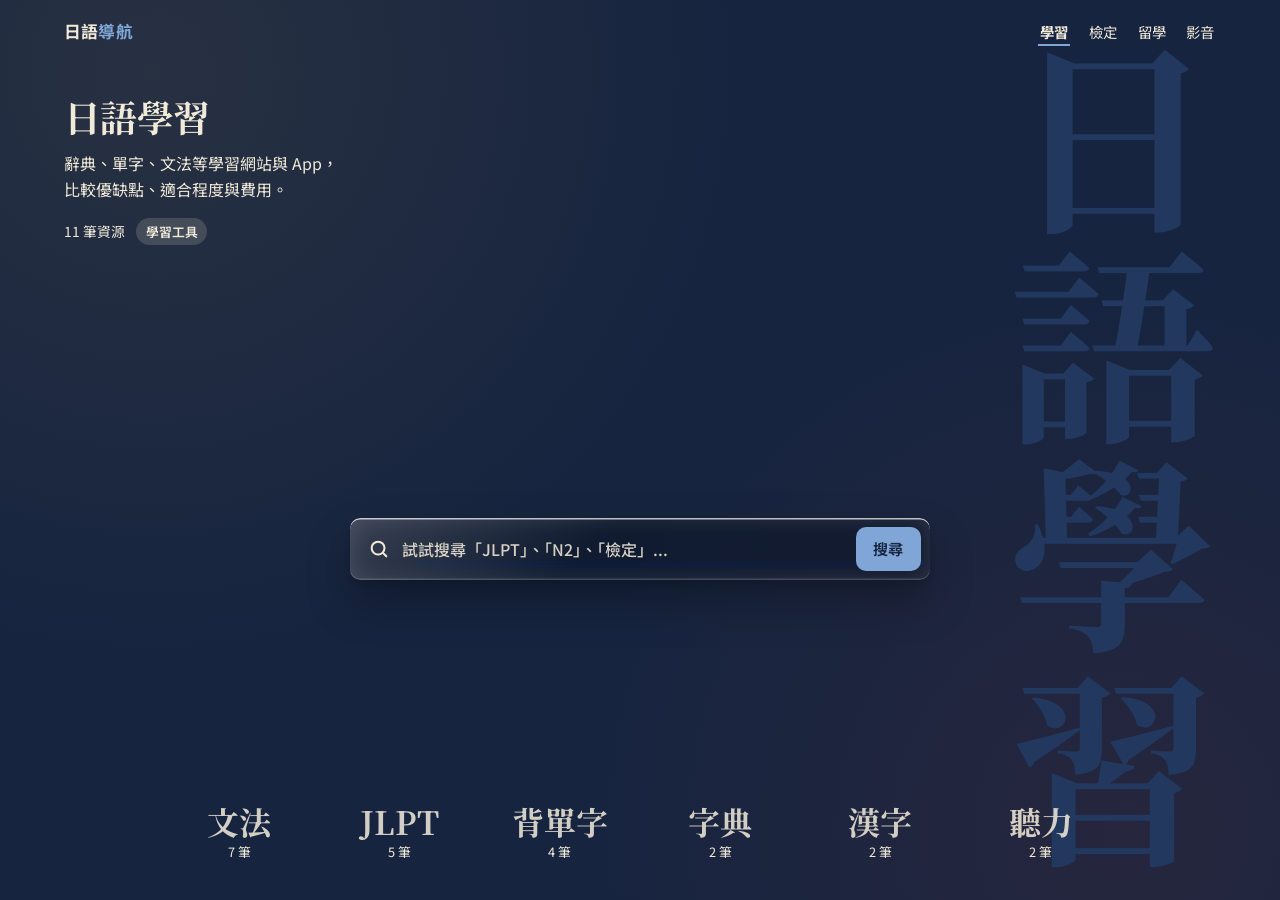
<file: index.html>
<!doctype html>
<html lang="zh-Hant">
<head>
<meta charset="utf-8">
<meta name="viewport" content="width=device-width, initial-scale=1, viewport-fit=cover">
<title>日語導航 首頁實驗預覽</title>
<link rel="preconnect" href="https://fonts.googleapis.com">
<link rel="preconnect" href="https://fonts.gstatic.com" crossorigin>
<link href="https://fonts.googleapis.com/css2?family=Noto+Sans+TC:wght@400;500;700&family=Noto+Serif+JP:wght@500;700&family=Noto+Serif+TC:wght@700&display=swap" rel="stylesheet">
<link rel="stylesheet" href="styles.css">
</head>
<body>

<svg width="0" height="0" style="position:absolute" aria-hidden="true">
  <filter id="lens" filterUnits="userSpaceOnUse" x="0" y="0" width="580" height="62" color-interpolation-filters="sRGB">
    <feImage id="lensMap" x="0" y="0" width="580" height="62" preserveAspectRatio="none" result="map"/>
    <feDisplacementMap in="SourceGraphic" in2="map" scale="34" xChannelSelector="R" yChannelSelector="G"/>
  </filter>
</svg>

<header class="top">
  <div class="brand">日語<span>導航</span></div>
  <nav class="tabs" id="tabs" aria-label="切換分類"></nav>
</header>

<main class="stage" id="stage" tabindex="0" aria-label="分類瀏覽"></main>

<div class="results" id="results" hidden aria-live="polite"></div>

<dialog class="detail" id="detail" aria-labelledby="d-title"></dialog>

<form class="search glass" id="search" role="search">
  <svg width="22" height="22" viewBox="0 0 24 24" fill="none" stroke="currentColor" stroke-width="2.2" stroke-linecap="round" aria-hidden="true"><circle cx="11" cy="11" r="7"/><path d="m20 20-3.6-3.6"/></svg>
  <button type="button" class="scope" id="scope" hidden></button>
  <input id="q" type="search" autocomplete="off" aria-label="搜尋資源">
  <button type="submit" class="go">搜尋</button>
</form>

<script src="data.js"></script>
<script src="app.js"></script>
</body>
</html>
</file>
<file: styles.css>
/* 沿用日語導航色票：藍染 × 朱印 */
:root{
  --indigo:#16243f; --indigo-mid:#22385f; --paper:#f1ead9; --paper-card:#f8f3e7;
  --ink-dark:#1e1b16; --ink-soft:#4a4437; --line-on-paper:#e0d5b8;
  --seal:#b23a2e; --seal-dim:#8f2e24; --gold:#c6a15b; --moss:#4f6b52; --learn-blue:#7fa6d6;
  --radius:10px; --tap-min:44px;
  --ease:cubic-bezier(.22,.8,.24,1);
  /* 目前所在大類別（由 JS 切換） */
  --bg:var(--indigo); --ink:var(--paper); --accent:var(--learn-blue); --on:var(--indigo);
  --search-top:61dvh;
  --glass-fill:linear-gradient(135deg,rgba(255,255,255,.16),rgba(255,255,255,0) 42%),rgba(12,18,34,.46);
}
*{box-sizing:border-box;margin:0}
html,body{height:100%;background:var(--bg)}
body{font-family:"Noto Sans TC","Hiragino Sans","Yu Gothic",-apple-system,BlinkMacSystemFont,sans-serif;color:var(--ink);
     line-height:1.65;-webkit-font-smoothing:antialiased;transition:background .5s}
button{font:inherit;color:inherit;background:none;border:0;cursor:pointer;-webkit-appearance:none;appearance:none}
:focus-visible{outline:2px solid var(--accent);outline-offset:3px;border-radius:var(--radius)}

/* 滿版大類別 */
.stage{height:100dvh;overflow-y:auto;scroll-snap-type:y mandatory;scrollbar-width:none;overscroll-behavior:contain}
.stage::-webkit-scrollbar{display:none}
.cat{position:relative;height:100dvh;scroll-snap-align:start;overflow:hidden;background:var(--c-bg);
     background-image:radial-gradient(circle at 12% 8%,rgba(198,161,91,.10),transparent 42%),
                      radial-gradient(circle at 88% 92%,rgba(178,58,46,.10),transparent 40%)}
.giant{position:absolute;right:5vw;top:3dvh;writing-mode:vertical-rl;white-space:nowrap;user-select:none;pointer-events:none;
       font-family:"Noto Serif JP","Noto Serif TC",serif;font-weight:700;line-height:1;letter-spacing:.02em;
       font-size:min(23dvh,21vw);color:var(--c-tone)}

.intro{position:absolute;left:max(5vw,20px);top:96px;max-width:min(32ch,58vw);color:var(--c-ink)}
.intro h2{font-family:"Noto Serif JP","Noto Serif TC",serif;font-size:clamp(1.7rem,4vw,2.3rem);font-weight:700;line-height:1.15;letter-spacing:-.015em}
.intro .lead{margin-top:.7rem;font-size:1rem;max-width:30em}
.facts{margin-top:1rem;display:flex;flex-wrap:wrap;align-items:center;gap:.5rem;font-size:.86rem}
.facts .count{margin-right:.2rem}
/* 狀態標籤才用藥丸（沿用站內規則） */
.pill{display:inline-flex;align-items:center;padding:.18rem .6rem;border-radius:999px;font-size:.8rem;font-weight:600;white-space:nowrap}
.pill.sub{background:color-mix(in srgb,var(--c-ink) 16%,transparent);color:var(--c-ink)}
.pill.price-free{background:#e6ede3;color:var(--moss)}
.pill.price-partial{background:#f1e6c9;color:#8a6d1f}
.pill.price-paid{background:#f3ddd8;color:var(--seal-dim)}

/* 小類別：不加框，用大字、數量與底線表達；數據全來自資源資料 */
.subs{position:absolute;left:50%;transform:translateX(-50%);bottom:max(26px,env(safe-area-inset-bottom));
      width:min(960px,94vw);display:flex;justify-content:space-between;gap:10px;overflow-x:auto;scrollbar-width:none;padding:6px 4px 0}
.subs::-webkit-scrollbar{display:none}
.subs.empty{justify-content:center;color:var(--c-ink);font-size:.95rem;padding-bottom:18px}
.rail-btn{position:relative;flex:1 0 92px;min-height:var(--tap-min);display:flex;flex-direction:column;align-items:center;gap:3px;
     padding:6px 6px 14px;color:var(--c-ink);transition:transform 100ms ease-out}
.rail-btn .g{font-family:"Noto Serif JP","Noto Serif TC",serif;font-weight:700;font-size:clamp(1.35rem,3.2vw,2rem);line-height:1.15;
        color:var(--c-ink);opacity:.86;transition:color .2s,opacity .2s;white-space:nowrap}
.rail-btn .l{font-size:.8rem;text-align:center;line-height:1.35;max-width:9em}
.rail-btn::after{content:"";position:absolute;left:20%;right:20%;bottom:0;height:2px;background:var(--c-accent);transform:scaleX(0);transition:transform .25s var(--ease)}
.rail-btn:hover .g{opacity:1}
.rail-btn:active{transform:scale(.97)}
.rail-btn[aria-pressed="true"] .g{color:var(--c-accent);opacity:1}
.rail-btn[aria-pressed="true"]::after{transform:scaleX(1)}

/* 頂部導覽（沿用站內 header：品牌 + 底線式分頁） */
.top{position:fixed;inset:0 0 auto 0;z-index:5;display:flex;justify-content:space-between;align-items:center;gap:1rem;
     padding:max(.6rem,env(safe-area-inset-top)) max(5vw,20px) 0;pointer-events:none;color:var(--ink);transition:color .4s}
.top>*{pointer-events:auto}
.brand{font-weight:700;font-size:1.05rem;letter-spacing:.01em;min-height:var(--tap-min);display:inline-flex;align-items:center}
.brand span{color:var(--accent);transition:color .4s}
.tabs{display:flex;gap:1.1rem;font-size:.9rem}
.tabs button{position:relative;min-height:var(--tap-min);padding:0 .1rem;white-space:nowrap;color:var(--ink);transition:transform 100ms ease-out}
.tabs button:active{transform:scale(.97)}
.tabs button[aria-current="true"]{font-weight:700}
.tabs button[aria-current="true"]::after{content:"";position:absolute;left:0;right:0;bottom:.5rem;height:2px;background:var(--accent)}

/* 漂浮液態玻璃搜尋 */
.search{position:fixed;z-index:7;left:50%;top:var(--search-top);width:min(580px,90vw);height:62px;transform:translate(-50%,-50%);
  display:flex;align-items:center;gap:10px;padding:0 9px 0 18px;border-radius:var(--radius);color:var(--ink);
  transition:width .45s var(--ease),color .4s,opacity .2s var(--ease)}
.search:focus-within{width:min(680px,94vw)}
.glass{
  background:var(--glass-fill);
  -webkit-backdrop-filter:blur(14px) saturate(1.6);backdrop-filter:blur(14px) saturate(1.6);
  box-shadow:inset 0 1.5px 0 rgba(255,255,255,.7),inset 0 -1.5px 0 rgba(255,255,255,.16),inset 0 0 22px rgba(255,255,255,.12),
             0 22px 44px rgba(0,0,0,.26),0 4px 10px rgba(0,0,0,.14);
}
.glass.lens{-webkit-backdrop-filter:url(#lens) blur(1.5px) saturate(1.7) brightness(1.06);backdrop-filter:url(#lens) blur(1.5px) saturate(1.7) brightness(1.06)}
/* 滑動時搜尋框（與其結果）先淡出，停下後再浮回來 */
.search,.results{transition:opacity .2s var(--ease)}
.search.moving,.results.moving{opacity:0;pointer-events:none;transition-duration:.1s}
.search svg{flex:none}
.search input{flex:1;min-width:0;height:100%;background:none;border:0;outline:0;color:inherit;font:500 1rem "Noto Sans TC",sans-serif}
.search input::placeholder{color:inherit;opacity:.88}
.scope{flex:none;display:flex;align-items:center;gap:.3rem;min-height:36px;padding:0 .8rem;border-radius:999px;font-size:.85rem;font-weight:700;
       background:var(--accent);color:var(--on);transition:transform 100ms ease-out;position:relative}
.scope::before{content:"";position:absolute;inset:-4px -2px}
.scope:active{transform:scale(.97)}
.scope[hidden]{display:none}
.go{flex:none;min-height:var(--tap-min);padding:0 1.1rem;border-radius:var(--radius);font-size:.95rem;font-weight:600;
    background:var(--accent);color:var(--on);transition:transform 100ms ease-out,background .2s}
.go:active{transform:scale(.97)}

/* 搜尋結果：沿用站內和紙卡 */
.results{position:fixed;z-index:6;left:50%;transform:translateX(-50%);width:min(680px,94vw);
  bottom:calc(100dvh - var(--search-top) + 44px);max-height:calc(var(--search-top) - 44px - 88px);overflow-y:auto;scrollbar-width:none;
  display:flex;flex-direction:column;gap:.6rem}
.results::-webkit-scrollbar{display:none}
.results[hidden]{display:none}
.results .rc{font-size:.86rem;color:var(--ink);padding:0 .2rem}
.res{background:var(--paper-card);color:var(--ink-dark);border:1px solid var(--line-on-paper);border-left:4px solid var(--seal);
     border-radius:var(--radius);padding:.7rem 1rem;box-shadow:0 10px 24px rgba(0,0,0,.22)}
.res[data-cat="日語學習"]{border-left-color:var(--indigo-mid)}
.res[data-cat="日語相關檢定"]{border-left-color:var(--seal)}
.res[data-cat="日本留學"]{border-left-color:var(--gold)}
.res[data-cat="日文閱讀與影音"]{border-left-color:var(--moss)}
.res{display:block;width:100%;text-align:left;cursor:pointer;transition:transform 100ms ease-out,border-color .15s}
.res:hover{border-color:var(--gold)}
.res:active{transform:scale(.985)}
.res .name{font-family:"Noto Serif JP","Noto Serif TC",serif;font-size:1rem;font-weight:700;line-height:1.4}
.res .row{display:flex;justify-content:space-between;align-items:flex-start;gap:.8rem}
.res .meta{margin-top:.35rem;display:flex;flex-wrap:wrap;align-items:center;gap:.4rem;font-size:.8rem;color:var(--ink-soft)}
.res .pill.sub{background:#e9e0c8;color:var(--ink-soft)}
.res .pill{flex:none}
.empty-state{background:var(--paper-card);color:var(--ink-soft);border-radius:var(--radius);padding:1rem;font-size:.9rem;text-align:center}


/* 詳細資訊面板（沿用站內和紙卡配色） */
dialog.detail{border:0;padding:0;background:transparent;color:var(--ink-dark);width:min(660px,94vw);max-height:86dvh;margin:auto;overflow:visible}
dialog.detail :focus-visible{outline-color:var(--indigo)}
dialog.detail::backdrop{background:rgba(22,36,63,.62);-webkit-backdrop-filter:blur(4px);backdrop-filter:blur(4px)}
.sheet{background:var(--paper-card);border:1px solid var(--line-on-paper);border-left:4px solid var(--seal);border-radius:var(--radius);
       max-height:86dvh;overflow-y:auto;box-shadow:0 30px 60px rgba(0,0,0,.4)}
.sheet[data-cat="日語學習"]{border-left-color:var(--indigo-mid)}
.sheet[data-cat="日語相關檢定"]{border-left-color:var(--seal)}
.sheet[data-cat="日本留學"]{border-left-color:var(--gold)}
.sheet[data-cat="日文閱讀與影音"]{border-left-color:var(--moss)}
.sheet-head{position:sticky;top:0;z-index:1;display:flex;justify-content:space-between;align-items:flex-start;gap:1rem;
            padding:1.1rem 1.2rem .8rem;background:var(--paper-card);border-bottom:1px solid var(--line-on-paper)}
.sheet-head h2{font-family:"Noto Serif JP","Noto Serif TC",serif;font-size:1.4rem;font-weight:700;line-height:1.25;letter-spacing:-.01em}
.sheet-head .meta{margin-top:.45rem;display:flex;flex-wrap:wrap;gap:.4rem}
.close{flex:none;width:var(--tap-min);height:var(--tap-min);margin:-.4rem -.5rem 0 0;border-radius:var(--radius);display:grid;place-items:center;color:var(--ink-soft);transition:background .15s,transform 100ms ease-out}
.close:hover{background:rgba(74,68,55,.08)}
.close:active{transform:scale(.95)}
.sheet-body{padding:1rem 1.2rem 1.3rem;display:flex;flex-direction:column;gap:1.1rem}
.kv{display:grid;grid-template-columns:1fr 1fr;gap:.9rem}
.kv .big{font-family:"Noto Serif JP","Noto Serif TC",serif;font-size:1.7rem;font-weight:700;line-height:1.1;color:var(--ink-dark)}
.lab{font-weight:600;font-size:.78rem;color:var(--ink-soft);margin-bottom:.35rem}
.note-src{font-size:.74rem;color:var(--ink-soft);margin-top:.3rem}
.sheet p.txt{font-size:.9rem;color:var(--ink-dark)}
.tags-row{display:flex;flex-wrap:wrap;gap:.4rem}
.sheet .tag{padding:.18rem .6rem;border-radius:999px;background:#e9e0c8;color:var(--ink-soft);font-size:.8rem}
.sheet .tag.field{background:#efe2c4;color:#7a5a22}
.qs{display:grid;grid-template-columns:1fr auto auto;column-gap:1rem;row-gap:.1rem;font-size:.88rem}
.qs>*{padding:.4rem 0;border-bottom:1px solid var(--line-on-paper)}
.qs .h{font-size:.76rem;font-weight:600;color:var(--ink-soft);padding-top:0}
.qs .r{font-variant-numeric:tabular-nums;text-align:right;font-weight:600}
.qs .top3{color:var(--seal-dim)}
.pc{display:grid;grid-template-columns:1fr 1fr;gap:.9rem;font-size:.88rem}
.pc ul{margin:.1rem 0 0;padding-left:1.1rem}
.pc .p .lab{color:var(--moss)} .pc .c .lab{color:var(--seal-dim)}
.amber{display:flex;gap:.5rem;padding:.6rem .8rem;border-radius:var(--radius);background:#fbf1de;border:1px solid #e8d4a3;font-size:.84rem;line-height:1.5;color:#7a5a1a}
.links{display:flex;flex-wrap:wrap;gap:.6rem;padding-top:.9rem;border-top:1px solid var(--line-on-paper)}
.btn{display:inline-flex;align-items:center;min-height:var(--tap-min);padding:0 1.1rem;border-radius:var(--radius);font-size:.92rem;font-weight:600;text-decoration:none;transition:transform 100ms ease-out,background .15s}
.btn:active{transform:scale(.97)}
.btn.main{background:var(--seal);color:#fff}.btn.main:hover{background:var(--seal-dim)}
.btn.line{background:#eef2ea;color:var(--moss)}.btn.line:hover{background:#e2ead0}
@media (prefers-reduced-motion:no-preference){
  dialog.detail[open] .sheet{animation:pop .22s var(--ease) both}
  @keyframes pop{from{opacity:0;transform:translateY(14px)}to{opacity:1;transform:none}}
}
@media (max-width:520px){.kv,.pc{grid-template-columns:1fr}}

/* 進場：只有一個編排好的時刻 */
@media (prefers-reduced-motion:no-preference){
  .cat:first-child .giant{animation:wipe 1.1s var(--ease) both}
  .search{animation:rise .9s .5s var(--ease) backwards}
  @keyframes wipe{from{clip-path:inset(0 0 100% 0)}to{clip-path:inset(0)}}
  @keyframes rise{from{opacity:0;transform:translate(-50%,-30%)}to{opacity:1;transform:translate(-50%,-50%)}}
}
@media (prefers-reduced-motion:reduce){*{transition:none!important}}
@media (prefers-reduced-transparency:reduce){.glass{background:color-mix(in srgb,var(--bg) 82%,white);-webkit-backdrop-filter:none;backdrop-filter:none}}
@media (max-height:600px){.intro .lead,.facts{display:none}.search{--search-top:66dvh}}
@media (max-width:640px){
  .tabs{gap:.8rem;font-size:.82rem}
  .intro{top:84px;max-width:62vw}
  .subs{justify-content:flex-start;gap:14px}
  .search{height:58px}
  .go{padding:0 .85rem}
}
</file>
